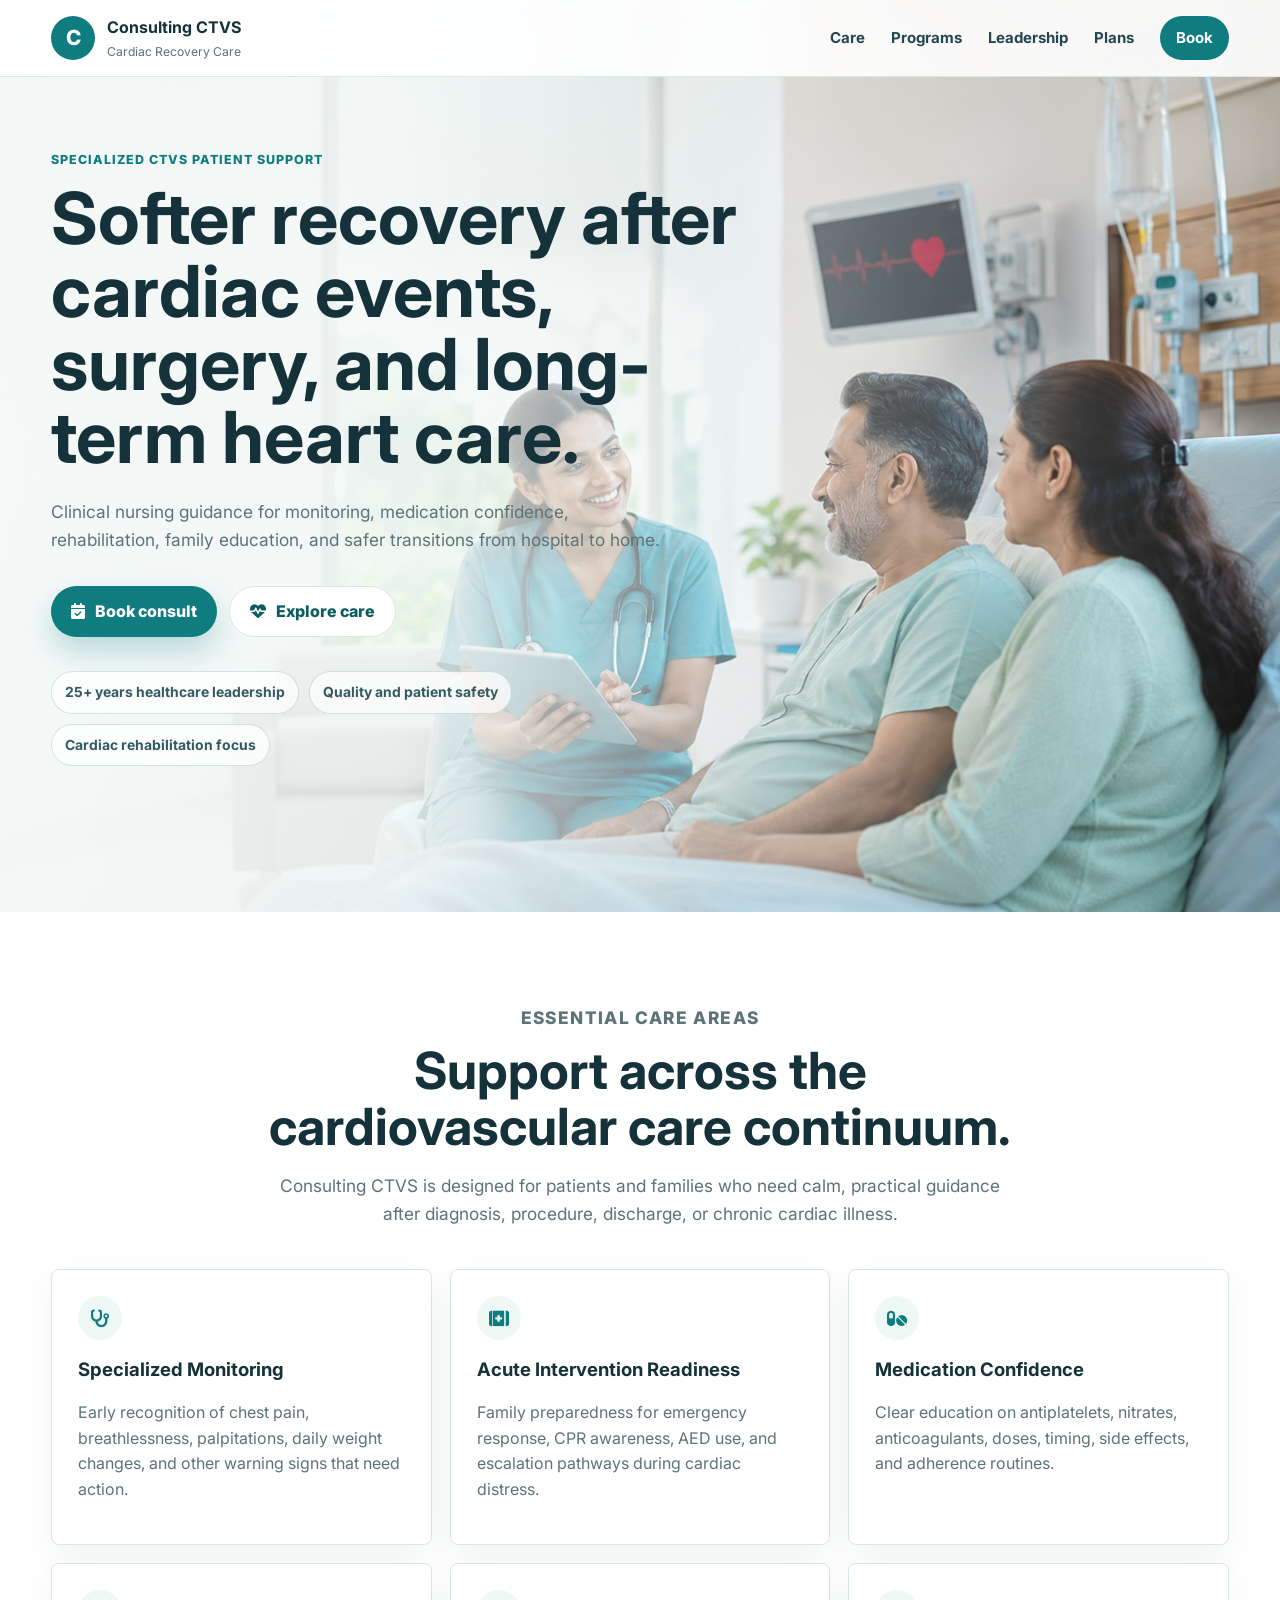
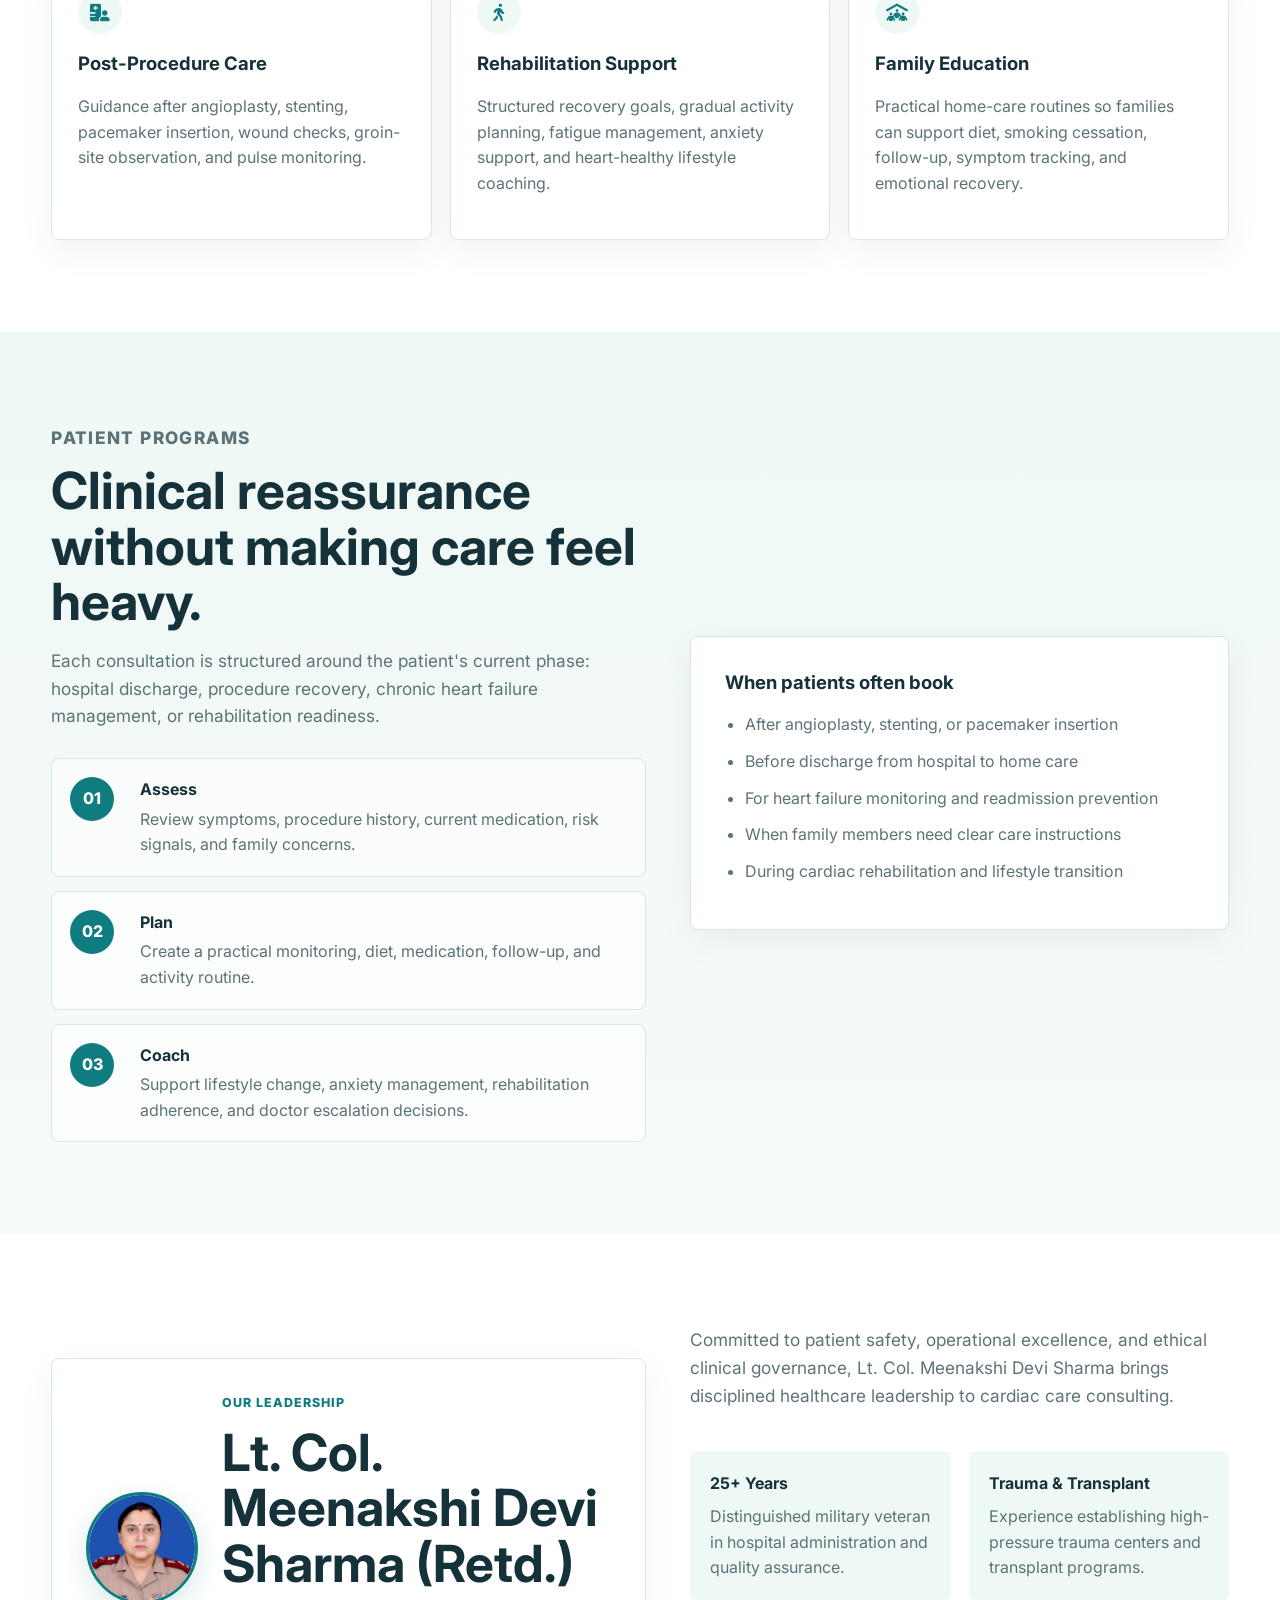
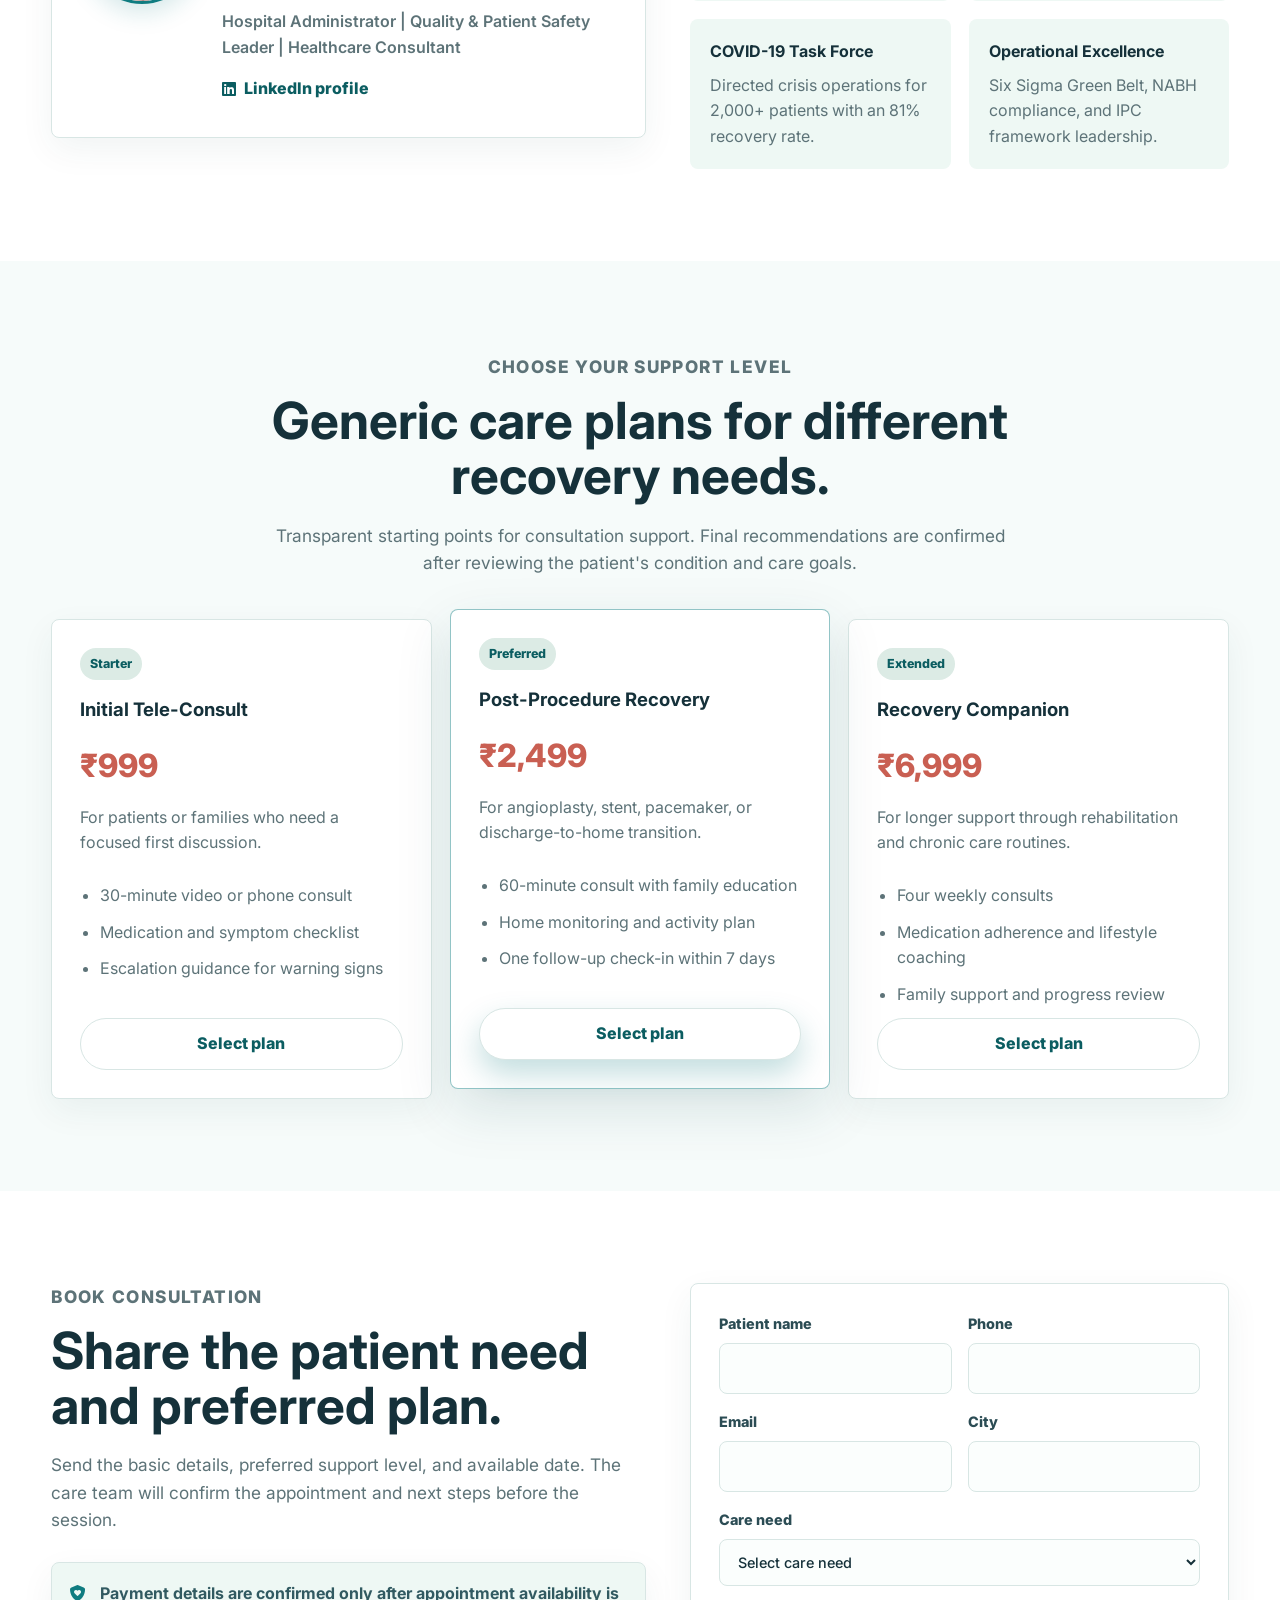
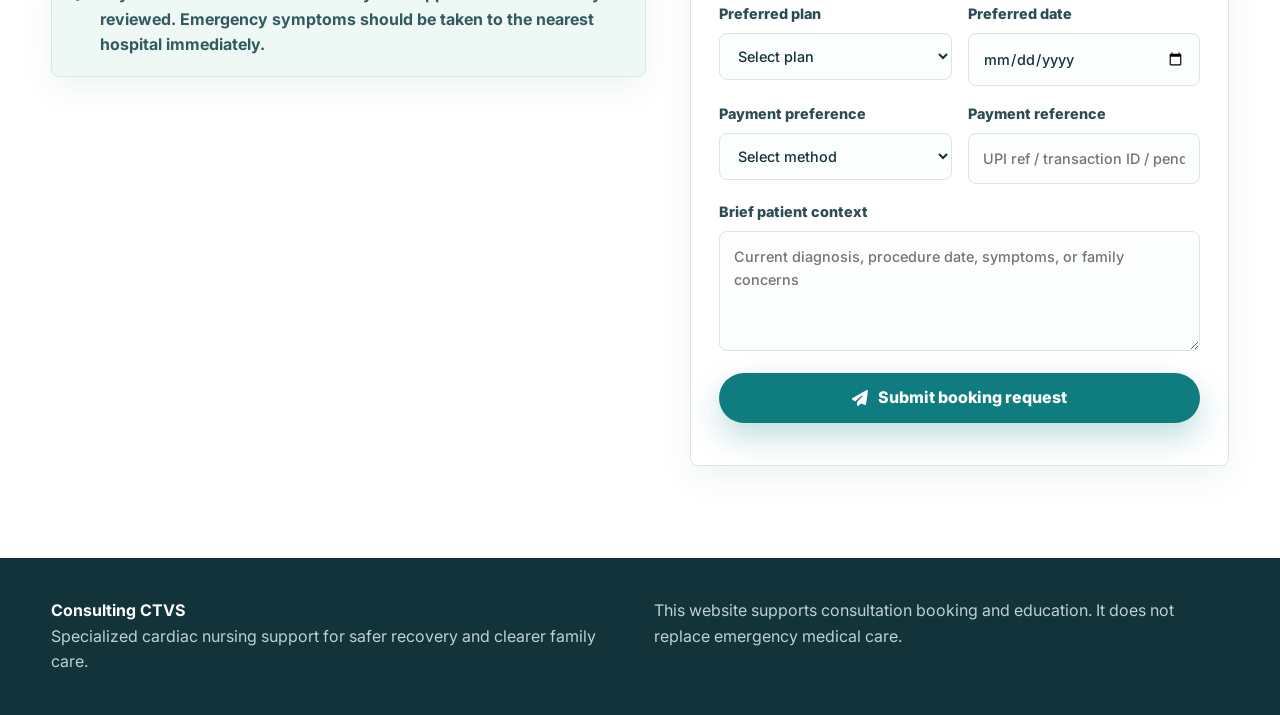
<file: index.html>
<!DOCTYPE html>
<html lang="en">

<head>
    <meta charset="UTF-8">
    <meta name="viewport" content="width=device-width, initial-scale=1.0">
    <meta name="description"
        content="Consulting CTVS cardiac nursing support for recovery, rehabilitation, education, and patient safety.">
    <title>Consulting CTVS | Cardiac Nursing & Recovery Support</title>
    <link rel="preconnect" href="https://fonts.googleapis.com">
    <link rel="preconnect" href="https://fonts.gstatic.com" crossorigin>
    <link href="https://fonts.googleapis.com/css2?family=Inter:wght@400;500;600;700;800&display=swap" rel="stylesheet">
    <link rel="stylesheet" href="https://cdnjs.cloudflare.com/ajax/libs/font-awesome/6.5.1/css/all.min.css">
    <link rel="stylesheet" href="style.css">
</head>

<body>
    <header class="site-header">
        <div class="container nav-shell">
            <a class="brand" href="#home" aria-label="Consulting CTVS home">
                <span class="brand-mark">C</span>
                <span>
                    <strong>Consulting CTVS</strong>
                    <small>Cardiac Recovery Care</small>
                </span>
            </a>
            <button class="menu-button" type="button" aria-label="Open navigation" aria-expanded="false">
                <i class="fa-solid fa-bars"></i>
            </button>
            <nav class="nav-links" aria-label="Primary navigation">
                <a href="#care">Care</a>
                <a href="#programs">Programs</a>
                <a href="#leadership">Leadership</a>
                <a href="#plans">Plans</a>
                <a class="nav-cta" href="#book">Book</a>
            </nav>
        </div>
    </header>

    <main>
        <section class="hero" id="home" aria-label="Cardiac recovery consultation">
            <img class="hero-image" src="assets/cardiac-care-hero.png"
                alt="Cardiac nurse consulting with a patient and family in a calm recovery room">
            <div class="hero-shade"></div>
            <div class="container hero-content">
                <p class="eyebrow">Specialized CTVS patient support</p>
                <h1>Softer recovery after cardiac events, surgery, and long-term heart care.</h1>
                <p class="hero-copy">Clinical nursing guidance for monitoring, medication confidence, rehabilitation,
                    family education, and safer transitions from hospital to home.</p>
                <div class="hero-actions">
                    <a class="btn btn-primary" href="#book"><i class="fa-solid fa-calendar-check"></i> Book consult</a>
                    <a class="btn btn-secondary" href="#care"><i class="fa-solid fa-heart-pulse"></i> Explore care</a>
                </div>
                <div class="trust-strip" aria-label="Key credentials">
                    <span>25+ years healthcare leadership</span>
                    <span>Quality and patient safety</span>
                    <span>Cardiac rehabilitation focus</span>
                </div>
            </div>
        </section>

        <section class="care-section" id="care">
            <div class="container">
                <div class="section-heading">
                    <p class="eyebrow">Essential care areas</p>
                    <h2>Support across the cardiovascular care continuum.</h2>
                    <p>Consulting CTVS is designed for patients and families who need calm, practical guidance after
                        diagnosis, procedure, discharge, or chronic cardiac illness.</p>
                </div>
                <div class="care-grid">
                    <article class="care-card">
                        <i class="fa-solid fa-stethoscope"></i>
                        <h3>Specialized Monitoring</h3>
                        <p>Early recognition of chest pain, breathlessness, palpitations, daily weight changes, and
                            other warning signs that need action.</p>
                    </article>
                    <article class="care-card">
                        <i class="fa-solid fa-kit-medical"></i>
                        <h3>Acute Intervention Readiness</h3>
                        <p>Family preparedness for emergency response, CPR awareness, AED use, and escalation pathways
                            during cardiac distress.</p>
                    </article>
                    <article class="care-card">
                        <i class="fa-solid fa-pills"></i>
                        <h3>Medication Confidence</h3>
                        <p>Clear education on antiplatelets, nitrates, anticoagulants, doses, timing, side effects, and
                            adherence routines.</p>
                    </article>
                    <article class="care-card">
                        <i class="fa-solid fa-hospital-user"></i>
                        <h3>Post-Procedure Care</h3>
                        <p>Guidance after angioplasty, stenting, pacemaker insertion, wound checks, groin-site
                            observation, and pulse monitoring.</p>
                    </article>
                    <article class="care-card">
                        <i class="fa-solid fa-person-walking"></i>
                        <h3>Rehabilitation Support</h3>
                        <p>Structured recovery goals, gradual activity planning, fatigue management, anxiety support,
                            and heart-healthy lifestyle coaching.</p>
                    </article>
                    <article class="care-card">
                        <i class="fa-solid fa-people-roof"></i>
                        <h3>Family Education</h3>
                        <p>Practical home-care routines so families can support diet, smoking cessation, follow-up,
                            symptom tracking, and emotional recovery.</p>
                    </article>
                </div>
            </div>
        </section>

        <section class="program-section" id="programs">
            <div class="container split-layout">
                <div>
                    <p class="eyebrow">Patient programs</p>
                    <h2>Clinical reassurance without making care feel heavy.</h2>
                    <p>Each consultation is structured around the patient's current phase: hospital discharge, procedure
                        recovery, chronic heart failure management, or rehabilitation readiness.</p>
                    <div class="timeline">
                        <div><span>01</span><strong>Assess</strong>
                            <p>Review symptoms, procedure history, current medication, risk signals, and family
                                concerns.</p>
                        </div>
                        <div><span>02</span><strong>Plan</strong>
                            <p>Create a practical monitoring, diet, medication, follow-up, and activity routine.</p>
                        </div>
                        <div><span>03</span><strong>Coach</strong>
                            <p>Support lifestyle change, anxiety management, rehabilitation adherence, and doctor
                                escalation decisions.</p>
                        </div>
                    </div>
                </div>
                <aside class="calm-panel">
                    <h3>When patients often book</h3>
                    <ul>
                        <li>After angioplasty, stenting, or pacemaker insertion</li>
                        <li>Before discharge from hospital to home care</li>
                        <li>For heart failure monitoring and readmission prevention</li>
                        <li>When family members need clear care instructions</li>
                        <li>During cardiac rehabilitation and lifestyle transition</li>
                    </ul>
                </aside>
            </div>
        </section>

        <section class="leadership-section" id="leadership">
            <div class="container leadership-grid">
                <div class="leader-card">
                    <img class="leader-initials" src="assets/meenakshi-sharma.jpg"
                        alt="Lt. Col. Meenakshi Devi Sharma (Retd.)">
                    <div>
                        <p class="eyebrow">Our leadership</p>
                        <h2>Lt. Col. Meenakshi Devi Sharma (Retd.)</h2>
                        <p class="leader-title">Hospital Administrator | Quality & Patient Safety Leader | Healthcare
                            Consultant</p>
                        <a class="linkedin-link"
                            href="https://www.linkedin.com/in/lt-col-meenakshi-sharma-retd-bb0514139/" target="_blank"
                            rel="noopener noreferrer"><i class="fa-brands fa-linkedin"></i> LinkedIn profile</a>
                    </div>
                </div>
                <div class="leader-details">
                    <p>Committed to patient safety, operational excellence, and ethical clinical governance, Lt. Col.
                        Meenakshi Devi Sharma brings disciplined healthcare leadership to cardiac care consulting.</p>
                    <div class="credential-grid">
                        <div><strong>25+ Years</strong><span>Distinguished military veteran in hospital administration
                                and quality assurance.</span></div>
                        <div><strong>Trauma & Transplant</strong><span>Experience establishing high-pressure trauma
                                centers and transplant programs.</span></div>
                        <div><strong>COVID-19 Task Force</strong><span>Directed crisis operations for 2,000+ patients
                                with an 81% recovery rate.</span></div>
                        <div><strong>Operational Excellence</strong><span>Six Sigma Green Belt, NABH compliance, and IPC
                                framework leadership.</span></div>
                    </div>
                </div>
            </div>
        </section>

        <section class="plans-section" id="plans">
            <div class="container">
                <div class="section-heading">
                    <p class="eyebrow">Choose your support level</p>
                    <h2>Generic care plans for different recovery needs.</h2>
                    <p>Transparent starting points for consultation support. Final recommendations are confirmed after
                        reviewing the patient's condition and care goals.</p>
                </div>
                <div class="plans-grid">
                    <article class="plan-card" data-plan="Initial Tele-Consult (Video/Phone meeting)" data-price="999">
                        <span class="plan-label">Starter</span>
                        <h3>Initial Tele-Consult</h3>
                        <p class="price">₹999</p>
                        <p>For patients or families who need a focused first discussion.</p>
                        <ul>
                            <li>30-minute video or phone consult</li>
                            <li>Medication and symptom checklist</li>
                            <li>Escalation guidance for warning signs</li>
                        </ul>
                        <button class="btn btn-plan" type="button">Select plan</button>
                    </article>
                    <article class="plan-card featured" data-plan="Post-Procedure Recovery (Comprehensive follow-up)"
                        data-price="2499">
                        <span class="plan-label">Preferred</span>
                        <h3>Post-Procedure Recovery</h3>
                        <p class="price">₹2,499</p>
                        <p>For angioplasty, stent, pacemaker, or discharge-to-home transition.</p>
                        <ul>
                            <li>60-minute consult with family education</li>
                            <li>Home monitoring and activity plan</li>
                            <li>One follow-up check-in within 7 days</li>
                        </ul>
                        <button class="btn btn-primary btn-plan" type="button">Select plan</button>
                    </article>
                    <article class="plan-card"
                        data-plan="Recovery Companion (Extended in-home or continuous virtual support)"
                        data-price="6999">
                        <span class="plan-label">Extended</span>
                        <h3>Recovery Companion</h3>
                        <p class="price">₹6,999</p>
                        <p>For longer support through rehabilitation and chronic care routines.</p>
                        <ul>
                            <li>Four weekly consults</li>
                            <li>Medication adherence and lifestyle coaching</li>
                            <li>Family support and progress review</li>
                        </ul>
                        <button class="btn btn-plan" type="button">Select plan</button>
                    </article>
                </div>
            </div>
        </section>

        <section class="booking-section" id="book">
            <div class="container booking-grid">
                <div class="booking-copy">
                    <p class="eyebrow">Book consultation</p>
                    <h2>Share the patient need and preferred plan.</h2>
                    <p>Send the basic details, preferred support level, and available date. The care team will confirm
                        the appointment and next steps before the session.</p>
                    <div class="payment-note">
                        <i class="fa-solid fa-shield-heart"></i>
                        <span>Payment details are confirmed only after appointment availability is reviewed. Emergency
                            symptoms should be taken to the nearest hospital immediately.</span>
                    </div>
                </div>
                <form class="booking-form" id="bookingForm">
                    <div class="form-row">
                        <label>Patient name
                            <input type="text" name="patientName" required autocomplete="name">
                        </label>
                        <label>Phone
                            <input type="tel" name="phone" required autocomplete="tel">
                        </label>
                    </div>
                    <div class="form-row">
                        <label>Email
                            <input type="email" name="email" required autocomplete="email">
                        </label>
                        <label>City
                            <input type="text" name="city" required autocomplete="address-level2">
                        </label>
                    </div>
                    <label>Care need
                        <select name="careNeed" required>
                            <option value="" selected disabled>Select care need</option>
                            <option value="Specialized Monitoring">Specialized Monitoring</option>
                            <option value="Acute Intervention Readiness">Acute Intervention Readiness</option>
                            <option value="Medication Confidence (e.g., understanding complex drug regimens)">Medication
                                Confidence</option>
                            <option value="Post-Procedure Care (e.g., wound care, recovery guidance)">Post-Procedure
                                Care</option>
                            <option value="Rehabilitation Support">Rehabilitation Support</option>
                        </select>
                    </label>
                    <div class="form-row">
                        <label>Preferred plan
                            <select name="plan" id="planSelect" required>
                                <option value="" selected disabled>Select plan</option>
                                <option value="Initial Tele-Consult (Video/Phone meeting)" data-price="999">Initial
                                    Tele-Consult - ₹999</option>
                                <option value="Post-Procedure Recovery (Comprehensive follow-up)" data-price="2499">
                                    Post-Procedure Recovery - ₹2,499</option>
                                <option value="Recovery Companion (Extended in-home or continuous virtual support)"
                                    data-price="6999">Recovery Companion - ₹6,999</option>
                            </select>
                        </label>
                        <label>Preferred date
                            <input type="date" name="preferredDate" required>
                        </label>
                    </div>
                    <div class="form-row">
                        <label>Payment preference
                            <select name="paymentMethod" required>
                                <option value="" selected disabled>Select method</option>
                                <option value="UPI / QR Code Payment">UPI / QR Code</option>
                                <option value="Credit Card / Debit Card">Card payment</option>
                                <option value="Bank Transfer (NEFT/RTGS)">Bank transfer (NEFT/RTGS)</option>
                                <option value="Cash (If applicable for in-person services)">Cash / Pay after
                                    confirmation</option>
                            </select>
                        </label>
                        <label>Payment reference
                            <input type="text" name="paymentReference" placeholder="UPI ref / transaction ID / pending">
                        </label>
                    </div>
                    <label>Brief patient context
                        <textarea name="message" rows="4"
                            placeholder="Current diagnosis, procedure date, symptoms, or family concerns"></textarea>
                    </label>
                    <input type="hidden" name="selectedPrice" id="selectedPrice">
                    <button class="btn btn-primary submit-button" id="submitButton" type="submit"><i
                            class="fa-solid fa-paper-plane"></i> Submit booking request</button>
                    <p class="form-message" id="formMessage" role="status"></p>
                </form>
            </div>
        </section>
    </main>

    <footer class="site-footer">
        <div class="container footer-grid">
            <div>
                <strong>Consulting CTVS</strong>
                <p>Specialized cardiac nursing support for safer recovery and clearer family care.</p>
            </div>
            <p>This website supports consultation booking and education. It does not replace emergency medical care.</p>
        </div>
    </footer>

    <script src="script.js"></script>
</body>

</html>
</file>
<file: style.css>
:root {
    --bg: #f6fbfa;
    --surface: #ffffff;
    --ink: #15313a;
    --muted: #5d7378;
    --teal: #0f7c80;
    --teal-dark: #0b5d61;
    --sage: #dcebe5;
    --mint: #eef8f4;
    --coral: #c95f52;
    --line: #d8e6e4;
    --shadow: 0 20px 55px rgba(14, 72, 78, 0.13);
    --radius: 8px;
    --container: 1180px;
}

* {
    box-sizing: border-box;
}

html {
    scroll-behavior: smooth;
}

body {
    margin: 0;
    font-family: Inter, Arial, sans-serif;
    color: var(--ink);
    background: var(--bg);
    line-height: 1.6;
}

img {
    display: block;
    max-width: 100%;
}

a {
    color: inherit;
    text-decoration: none;
}

.container {
    width: min(92%, var(--container));
    margin: 0 auto;
}

.site-header {
    position: fixed;
    inset: 0 0 auto 0;
    z-index: 20;
    background: rgba(255, 255, 255, 0.88);
    border-bottom: 1px solid rgba(216, 230, 228, 0.86);
    backdrop-filter: blur(18px);
}

.nav-shell {
    min-height: 76px;
    display: flex;
    align-items: center;
    justify-content: space-between;
    gap: 24px;
}

.brand {
    display: inline-flex;
    align-items: center;
    gap: 12px;
    min-width: 236px;
}

.brand-mark {
    width: 44px;
    height: 44px;
    display: grid;
    place-items: center;
    border-radius: 50%;
    background: var(--teal);
    color: #fff;
    font-weight: 800;
    font-size: 1.3rem;
}

.brand strong,
.brand small {
    display: block;
}

.brand small {
    color: var(--muted);
    font-size: 0.76rem;
    margin-top: 1px;
}

.nav-links {
    display: flex;
    align-items: center;
    gap: 26px;
    font-weight: 700;
    font-size: 0.94rem;
}

.nav-links a {
    color: #24464e;
}

.nav-cta {
    background: var(--teal);
    color: #fff !important;
    padding: 10px 16px;
    border-radius: 999px;
}

.menu-button {
    display: none;
    width: 44px;
    height: 44px;
    border: 1px solid var(--line);
    background: #fff;
    color: var(--teal);
    border-radius: 50%;
    font-size: 1.05rem;
}

.hero {
    min-height: 94vh;
    position: relative;
    display: flex;
    align-items: center;
    overflow: hidden;
    padding-top: 76px;
    background: #e8f4f1;
}

.hero-image,
.hero-shade {
    position: absolute;
    inset: 0;
    width: 100%;
    height: 100%;
}

.hero-image {
    object-fit: cover;
    object-position: center right;
}

.hero-shade {
    background: linear-gradient(90deg, rgba(246, 251, 250, 0.96) 0%, rgba(246, 251, 250, 0.87) 31%, rgba(246, 251, 250, 0.42) 57%, rgba(246, 251, 250, 0.05) 100%);
}

.hero-content {
    position: relative;
    z-index: 2;
    max-width: 710px;
    margin-left: max(4vw, calc((100vw - var(--container)) / 2));
    padding: 74px 0 54px;
}

.eyebrow {
    margin: 0 0 12px;
    color: var(--teal);
    font-size: 0.78rem;
    font-weight: 800;
    letter-spacing: 0.08em;
    text-transform: uppercase;
}

h1,
h2,
h3,
p {
    margin-top: 0;
}

h1 {
    font-size: clamp(2.55rem, 5.6vw, 5.6rem);
    line-height: 1.02;
    letter-spacing: 0;
    margin-bottom: 24px;
}

h2 {
    font-size: clamp(2rem, 4vw, 3.25rem);
    line-height: 1.08;
    letter-spacing: 0;
    margin-bottom: 18px;
}

h3 {
    font-size: 1.16rem;
    line-height: 1.25;
}

.hero-copy,
.section-heading p,
.split-layout > div > p,
.leader-details > p,
.booking-copy > p {
    color: var(--muted);
    font-size: 1.08rem;
}

.hero-copy {
    max-width: 620px;
    margin-bottom: 32px;
}

.hero-actions {
    display: flex;
    flex-wrap: wrap;
    gap: 12px;
    margin-bottom: 34px;
}

.btn {
    min-height: 48px;
    display: inline-flex;
    align-items: center;
    justify-content: center;
    gap: 10px;
    border: 0;
    border-radius: 999px;
    padding: 12px 20px;
    font: inherit;
    font-weight: 800;
    cursor: pointer;
    transition: transform 180ms ease, box-shadow 180ms ease, background 180ms ease;
}

.btn:hover {
    transform: translateY(-1px);
}

.btn-primary {
    background: var(--teal);
    color: #fff;
    box-shadow: 0 14px 30px rgba(15, 124, 128, 0.25);
}

.btn-primary:hover {
    background: var(--teal-dark);
}

.btn-secondary,
.btn-plan {
    color: var(--teal-dark);
    background: #fff;
    border: 1px solid var(--line);
}

.trust-strip {
    width: min(100%, 680px);
    display: flex;
    flex-wrap: wrap;
    gap: 10px;
}

.trust-strip span {
    border: 1px solid rgba(15, 124, 128, 0.2);
    background: rgba(255, 255, 255, 0.72);
    border-radius: 999px;
    padding: 9px 13px;
    color: #315a61;
    font-size: 0.87rem;
    font-weight: 700;
}

section {
    padding: 92px 0;
}

.section-heading {
    max-width: 760px;
    margin: 0 auto 42px;
    text-align: center;
}

.care-section {
    background: var(--surface);
}

.care-grid,
.plans-grid,
.credential-grid {
    display: grid;
    grid-template-columns: repeat(3, 1fr);
    gap: 18px;
}

.care-card,
.plan-card,
.leader-card,
.calm-panel,
.booking-form,
.payment-note {
    background: var(--surface);
    border: 1px solid var(--line);
    border-radius: var(--radius);
    box-shadow: 0 12px 35px rgba(17, 65, 70, 0.06);
}

.care-card {
    padding: 26px;
}

.care-card i {
    width: 44px;
    height: 44px;
    display: grid;
    place-items: center;
    border-radius: 50%;
    background: var(--mint);
    color: var(--teal);
    margin-bottom: 18px;
    font-size: 1.1rem;
}

.care-card p,
.plan-card p,
.plan-card li,
.leader-details span,
.timeline p,
.calm-panel li,
.site-footer p {
    color: var(--muted);
}

.program-section {
    background: linear-gradient(180deg, var(--mint), #f7fbfa);
}

.split-layout,
.leadership-grid,
.booking-grid {
    display: grid;
    grid-template-columns: 1.05fr 0.95fr;
    gap: 44px;
    align-items: center;
}

.timeline {
    display: grid;
    gap: 14px;
    margin-top: 28px;
}

.timeline div {
    display: grid;
    grid-template-columns: 56px 1fr;
    gap: 4px 14px;
    align-items: start;
    padding: 18px;
    background: rgba(255, 255, 255, 0.72);
    border: 1px solid var(--line);
    border-radius: var(--radius);
}

.timeline span {
    grid-row: span 2;
    width: 44px;
    height: 44px;
    display: grid;
    place-items: center;
    border-radius: 50%;
    background: var(--teal);
    color: #fff;
    font-weight: 800;
}

.timeline p {
    margin-bottom: 0;
}

.calm-panel {
    padding: 34px;
    background: #fff;
}

.calm-panel ul,
.plan-card ul {
    margin: 0;
    padding-left: 20px;
}

.calm-panel li,
.plan-card li {
    margin: 11px 0;
}

.leadership-section {
    background: var(--surface);
}

.leader-card {
    display: grid;
    grid-template-columns: 112px 1fr;
    gap: 24px;
    padding: 34px;
    align-items: center;
}

.leader-initials {
    width: 112px;
    height: 112px;
    border-radius: 50%;
    object-fit: cover;
    object-position: center top;
    border: 3px solid var(--teal);
    box-shadow: 0 8px 24px rgba(15, 124, 128, 0.18);
}

.leader-title {
    color: var(--muted);
    font-weight: 600;
}

.linkedin-link {
    display: inline-flex;
    align-items: center;
    gap: 8px;
    color: var(--teal-dark);
    font-weight: 800;
}

.leader-details {
    display: grid;
    gap: 24px;
}

.credential-grid {
    grid-template-columns: repeat(2, 1fr);
}

.credential-grid div {
    padding: 20px;
    background: var(--mint);
    border-radius: var(--radius);
}

.credential-grid strong,
.credential-grid span {
    display: block;
}

.credential-grid strong {
    margin-bottom: 8px;
}

.plans-section {
    background: var(--bg);
}

.plan-card {
    padding: 28px;
    display: flex;
    flex-direction: column;
    min-height: 100%;
}

.plan-card.featured {
    border-color: rgba(15, 124, 128, 0.45);
    box-shadow: var(--shadow);
    transform: translateY(-10px);
}

.plan-label {
    width: fit-content;
    margin-bottom: 18px;
    padding: 6px 10px;
    border-radius: 999px;
    color: var(--teal-dark);
    background: var(--sage);
    font-weight: 800;
    font-size: 0.78rem;
}

.price {
    color: var(--coral) !important;
    font-size: 2rem;
    font-weight: 800;
    margin-bottom: 14px;
}

.plan-card .btn {
    margin-top: auto;
}

.booking-section {
    background: var(--surface);
}

.booking-grid {
    align-items: start;
}

.booking-copy {
    position: sticky;
    top: 110px;
}

.payment-note {
    margin-top: 28px;
    padding: 18px;
    display: flex;
    gap: 14px;
    background: var(--mint);
    color: #315a61;
    font-weight: 700;
}

.payment-note i {
    color: var(--teal);
    margin-top: 4px;
}

.booking-form {
    padding: 28px;
}

.form-row {
    display: grid;
    grid-template-columns: 1fr 1fr;
    gap: 16px;
}

label {
    display: block;
    color: #2b4c54;
    font-weight: 800;
    font-size: 0.9rem;
    margin-bottom: 16px;
}

input,
select,
textarea {
    width: 100%;
    margin-top: 8px;
    border: 1px solid var(--line);
    border-radius: 8px;
    padding: 13px 14px;
    background: #fbfefd;
    color: var(--ink);
    font: inherit;
    font-weight: 500;
}

input:focus,
select:focus,
textarea:focus {
    outline: 3px solid rgba(15, 124, 128, 0.16);
    border-color: var(--teal);
}

textarea {
    resize: vertical;
}

.submit-button {
    width: 100%;
}

.form-message {
    margin: 14px 0 0;
    font-weight: 800;
    text-align: center;
}

.form-message.success {
    color: #137d4f;
}

.form-message.error {
    color: #a33c32;
}

.site-footer {
    padding: 40px 0;
    background: #12333a;
    color: #fff;
}

.footer-grid {
    display: grid;
    grid-template-columns: 1fr 1fr;
    gap: 28px;
    align-items: start;
}

.site-footer p {
    margin-bottom: 0;
    color: #bdd1d4;
}

@media (max-width: 980px) {
    .nav-links {
        position: absolute;
        top: 76px;
        left: 4%;
        right: 4%;
        display: none;
        flex-direction: column;
        align-items: stretch;
        gap: 0;
        padding: 12px;
        background: #fff;
        border: 1px solid var(--line);
        border-radius: var(--radius);
        box-shadow: var(--shadow);
    }

    .nav-links.active {
        display: flex;
    }

    .nav-links a {
        padding: 13px 12px;
    }

    .nav-cta {
        text-align: center;
        margin-top: 8px;
    }

    .menu-button {
        display: grid;
        place-items: center;
    }

    .hero {
        min-height: auto;
    }

    .hero-shade {
        background: linear-gradient(180deg, rgba(246, 251, 250, 0.95), rgba(246, 251, 250, 0.88));
    }

    .hero-image {
        object-position: center;
        opacity: 0.44;
    }

    .hero-content {
        margin: 0 auto;
        padding: 92px 0 58px;
    }

    .care-grid,
    .plans-grid,
    .split-layout,
    .leadership-grid,
    .booking-grid,
    .footer-grid {
        grid-template-columns: 1fr;
    }

    .plan-card.featured {
        transform: none;
    }

    .booking-copy {
        position: static;
    }
}

@media (max-width: 640px) {
    .brand {
        min-width: 0;
    }

    .brand small {
        display: none;
    }

    .hero-actions,
    .trust-strip {
        flex-direction: column;
    }

    .btn,
    .trust-strip span {
        width: 100%;
    }

    section {
        padding: 66px 0;
    }

    .care-grid,
    .credential-grid,
    .form-row {
        grid-template-columns: 1fr;
    }

    .leader-card {
        grid-template-columns: 1fr;
    }
}
</file>
